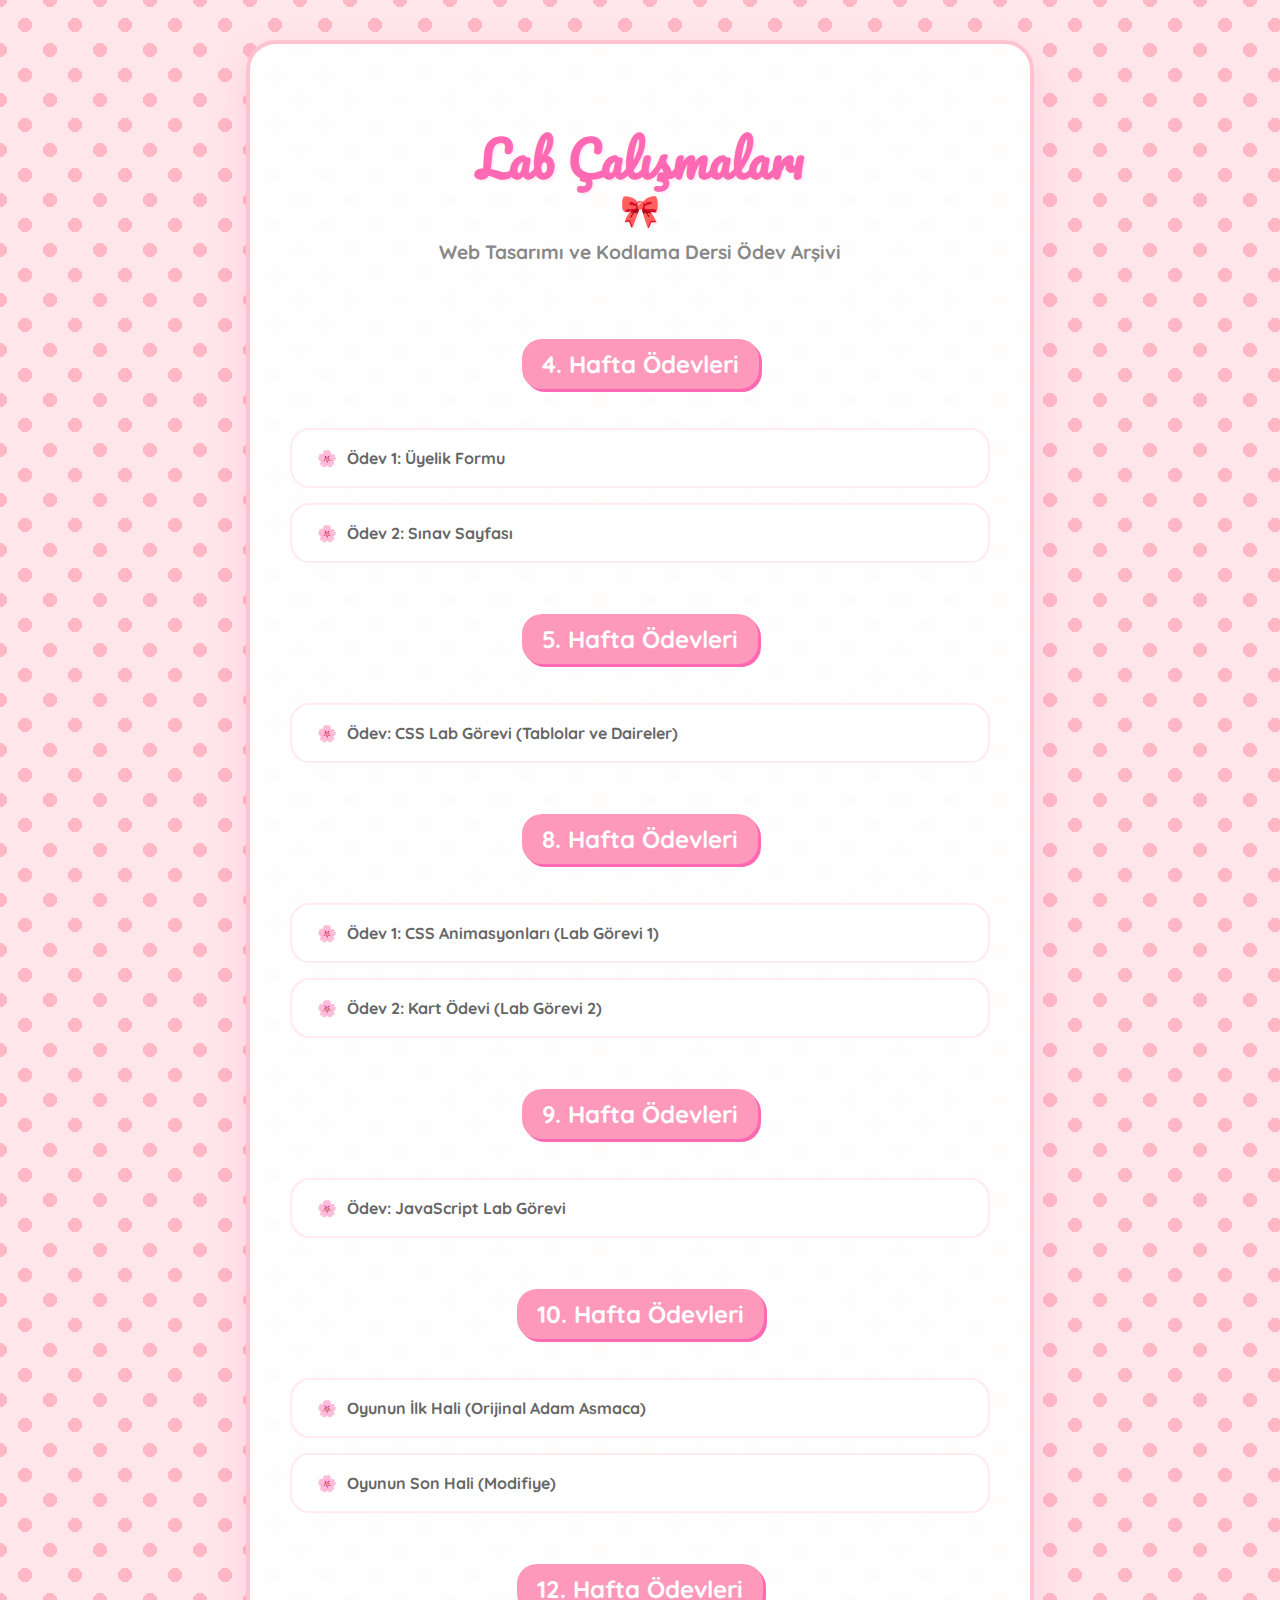
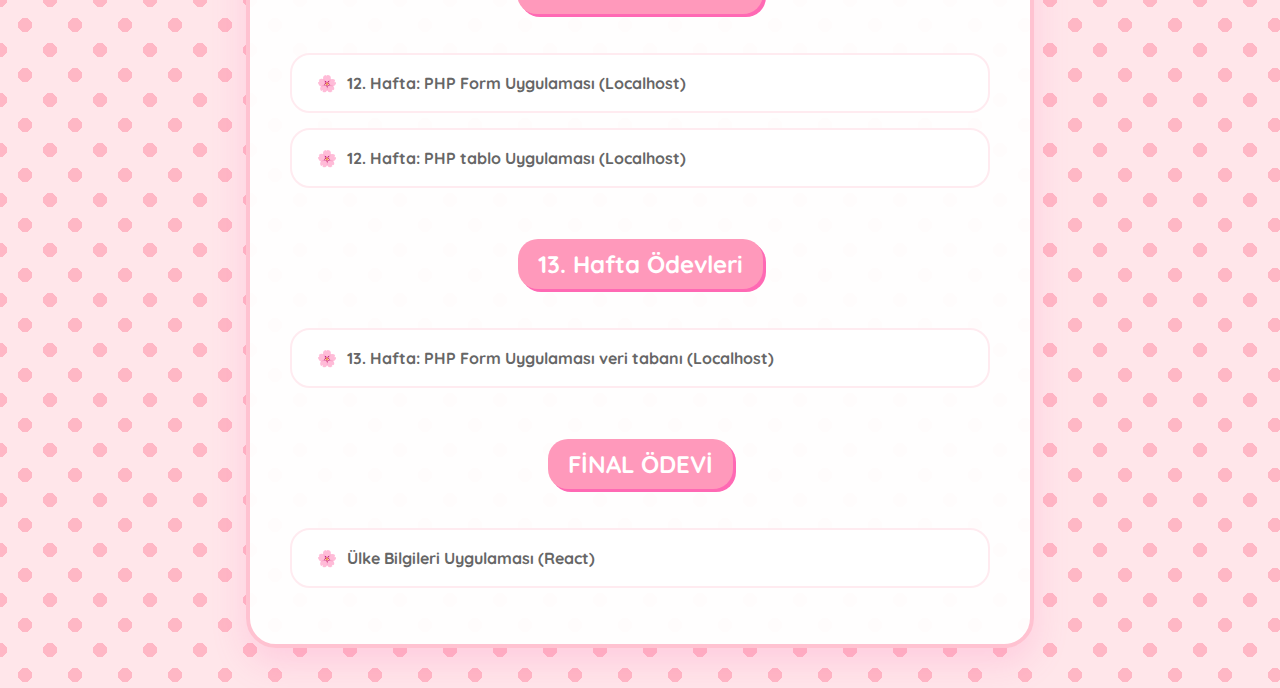
<file: index.html>
<!DOCTYPE html>
<html lang="tr">
<head>
    <meta charset="UTF-8">
    <meta name="viewport" content="width=device-width, initial-scale=1.0">
    <title>Lab Çalışmalarım - Portfolyo</title>
    
    <link rel="icon" type="image/png" href="hacettepe_logo.png">
    <link rel="preconnect" href="https://fonts.googleapis.com">
    <link rel="preconnect" href="https://fonts.gstatic.com" crossorigin>
    <link href="https://fonts.googleapis.com/css2?family=Pacifico&family=Quicksand:wght@500;700&display=swap" rel="stylesheet">

    <style>
        body {
            font-family: 'Quicksand', sans-serif;
            background-color: #ffe6ea;
            background-image: radial-gradient(#ffb7c5 20%, transparent 20%), radial-gradient(#ffb7c5 20%, transparent 20%);
            background-position: 0 0, 25px 25px;
            background-size: 50px 50px;
            margin: 0;
            padding: 40px 20px;
            min-height: 100vh;
            color: #555;
            display: flex;
            flex-direction: column;
            align-items: center;
        }

        .container {
            max-width: 700px;
            width: 100%;
            background-color: rgba(255, 255, 255, 0.95);
            padding: 40px;
            border-radius: 30px;
            border: 4px solid #ffc2d1;
            box-shadow: 0 15px 35px rgba(255, 105, 180, 0.2);
            text-align: center;
        }

        h1 {
            font-family: 'Pacifico', cursive;
            color: #ff69b4;
            font-size: 3rem;
            margin-bottom: 10px;
            position: relative;
            padding-bottom: 20px;
            text-shadow: 2px 2px 0px #fff0f5;
        }
        
        h1::after {
            content: '🎀';
            font-size: 2rem;
            position: absolute;
            left: 50%;
            bottom: -15px;
            transform: translateX(-50%);
            background-color: transparent;
        }
        
        .header-section p {
            color: #888;
            font-size: 1.2em;
            margin-bottom: 40px;
            font-weight: bold;
        }

        h3 {
            color: #fff;
            margin-top: 35px;
            font-size: 1.5rem;
            background-color: #ff99bb;
            padding: 10px 20px;
            border-radius: 20px;
            text-align: left;
            display: inline-block;
            box-shadow: 3px 3px 0px #ff69b4;
        }

        ul {
            list-style-type: none;
            padding: 0;
            text-align: left;
            margin-top: 15px;
        }

        li {
            margin-bottom: 15px;
        }

        a {
            display: block;
            background-color: #fff;
            border: 2px solid #ffebf0;
            padding: 18px 25px;
            text-decoration: none;
            color: #666;
            border-radius: 20px;
            transition: all 0.3s ease;
            font-weight: 700;
            position: relative;
        }

        a::before {
            content: '🌸';
            margin-right: 10px;
        }

        a:hover {
            color: #fff;
            background-color: #ff99bb;
            border-color: #ff99bb;
            transform: translateY(-5px);
            box-shadow: 0 10px 20px rgba(255, 105, 180, 0.3);
        }
        
        a[href*="Oyunun_SON_HALI"] {
             background-color: #fff0f5;
             border: 2px dashed #ff69b4;
             color: #ff69b4;
        }

        a[href*="Oyunun_SON_HALI"]:hover {
            background-color: #ff69b4;
            color: white;
            border-style: solid;
        }

    </style>
</head>
<body>

    <div class="container">
        
        <div class="header-section">
            <h1>Lab Çalışmaları</h1>
            <p>Web Tasarımı ve Kodlama Dersi Ödev Arşivi</p>
        </div>

        <h3>4. Hafta Ödevleri</h3>
        <ul>
            <li>
                <a href="BTE311_form_GulpembeSarican/form1.html">Ödev 1: Üyelik Formu</a>
            </li>
            <li>
                <a href="BTE311_form_GulpembeSarican/test1.html">Ödev 2: Sınav Sayfası</a>
            </li>
        </ul>

        <h3>5. Hafta Ödevleri</h3>
        <ul>
            <li>
                <a href="BTE311/css.html">Ödev: CSS Lab Görevi (Tablolar ve Daireler)</a>
            </li>
        </ul>

        <h3>8. Hafta Ödevleri</h3>
        <ul>
            <li>
                <a href="8.hafta/sekiller.html">Ödev 1: CSS Animasyonları (Lab Görevi 1)</a>
            </li>
            <li>
                <a href="lab2/index.html">Ödev 2: Kart Ödevi (Lab Görevi 2)</a>
            </li>
        </ul>

        <h3>9. Hafta Ödevleri</h3>
        <ul>
            <li>
                <a href="9.hafta/index.html">Ödev: JavaScript Lab Görevi</a>
            </li>
        </ul>

        <h3>10. Hafta Ödevleri </h3>
        <ul>
            <li>
                <a href="web_odevim/Oyun_ILK_HALI/index.html">Oyunun İlk Hali (Orijinal Adam Asmaca)</a>
            </li>
            <li>
                <a href="web_odevim/Oyun_SON_HALI/index.html">Oyunun Son Hali (Modifiye)</a>
            </li>
        </ul>

        <h3>12. Hafta Ödevleri</h3>
        <ul>
            <li>
                <a href="eds-www/sonuc.php">12. Hafta: PHP Form Uygulaması (Localhost)</a>
            </li>
            <li> 
                 <a href="eds-www/tablo.php">12. Hafta: PHP tablo Uygulaması (Localhost)</a>
                </li>
            
        </ul>

           <h3>13. Hafta Ödevleri</h3>
        <ul>
            <li>
                <a href="eds-www/yeni.php">13. Hafta: PHP Form Uygulaması veri tabanı (Localhost)</a>
            </li>
            
            
        </ul>

         <h3>FİNAL ÖDEVİ</h3>
        <ul>
            <li>
             <a href="https://github.com/gulpycodes/BTE311_FinalOdevi">Ülke Bilgileri Uygulaması (React)</a>
            </li>
           
        </ul>

        
        </div>

</body>
</html>
</file>
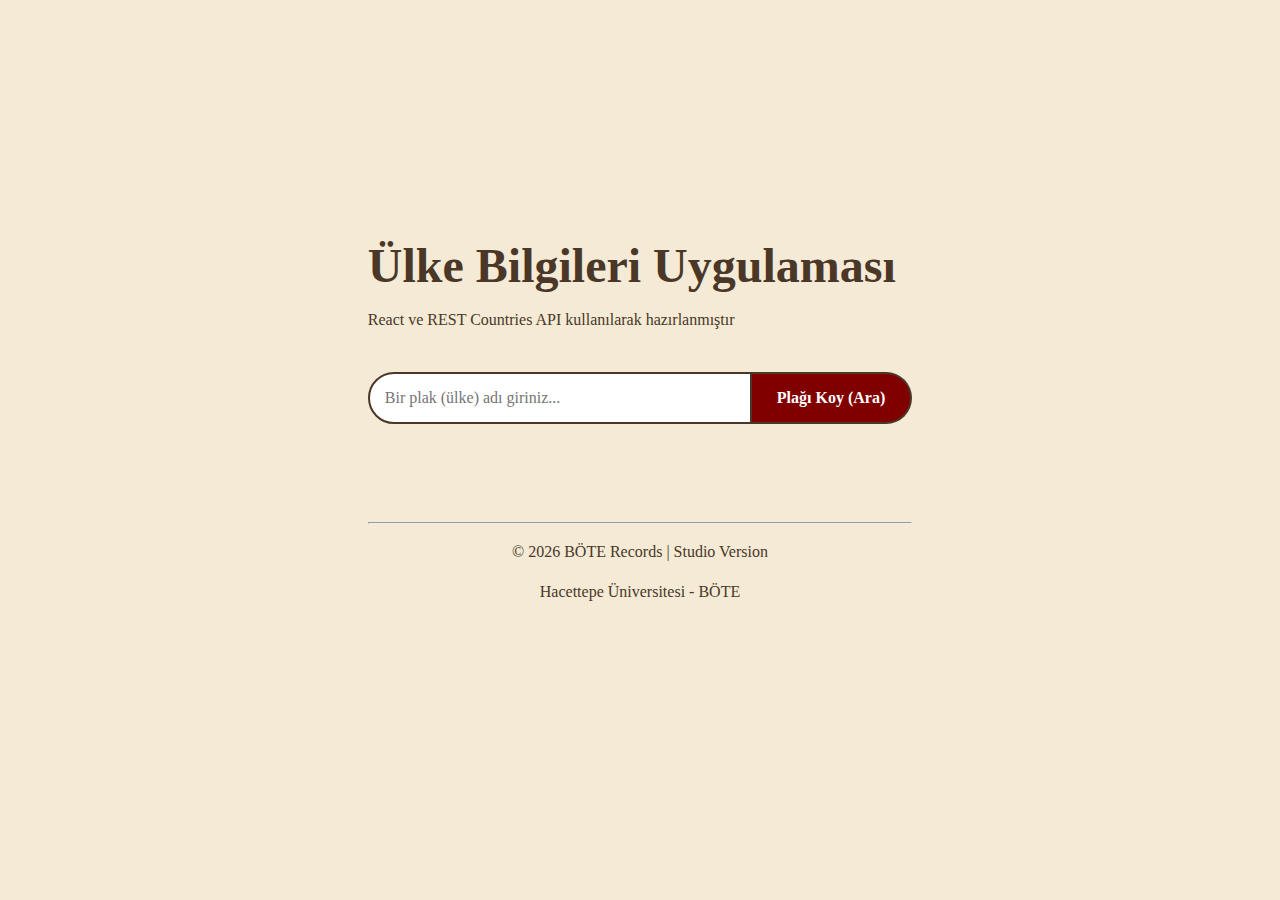
<file: final_odev/index.html>
<!doctype html>
<html lang="en">
  <head>
    <meta charset="UTF-8" />
    <link rel="icon" type="image/svg+xml" href="/vite.svg" />
    <meta name="viewport" content="width=device-width, initial-scale=1.0" />
    <title>country-app</title>
    <script type="module" crossorigin src="./assets/index-DuVznchT.js"></script>
    <link rel="stylesheet" crossorigin href="./assets/index-Dmo_3SUv.css">
  </head>
  <body>
    <div id="root"></div>
  </body>
</html>
</file>
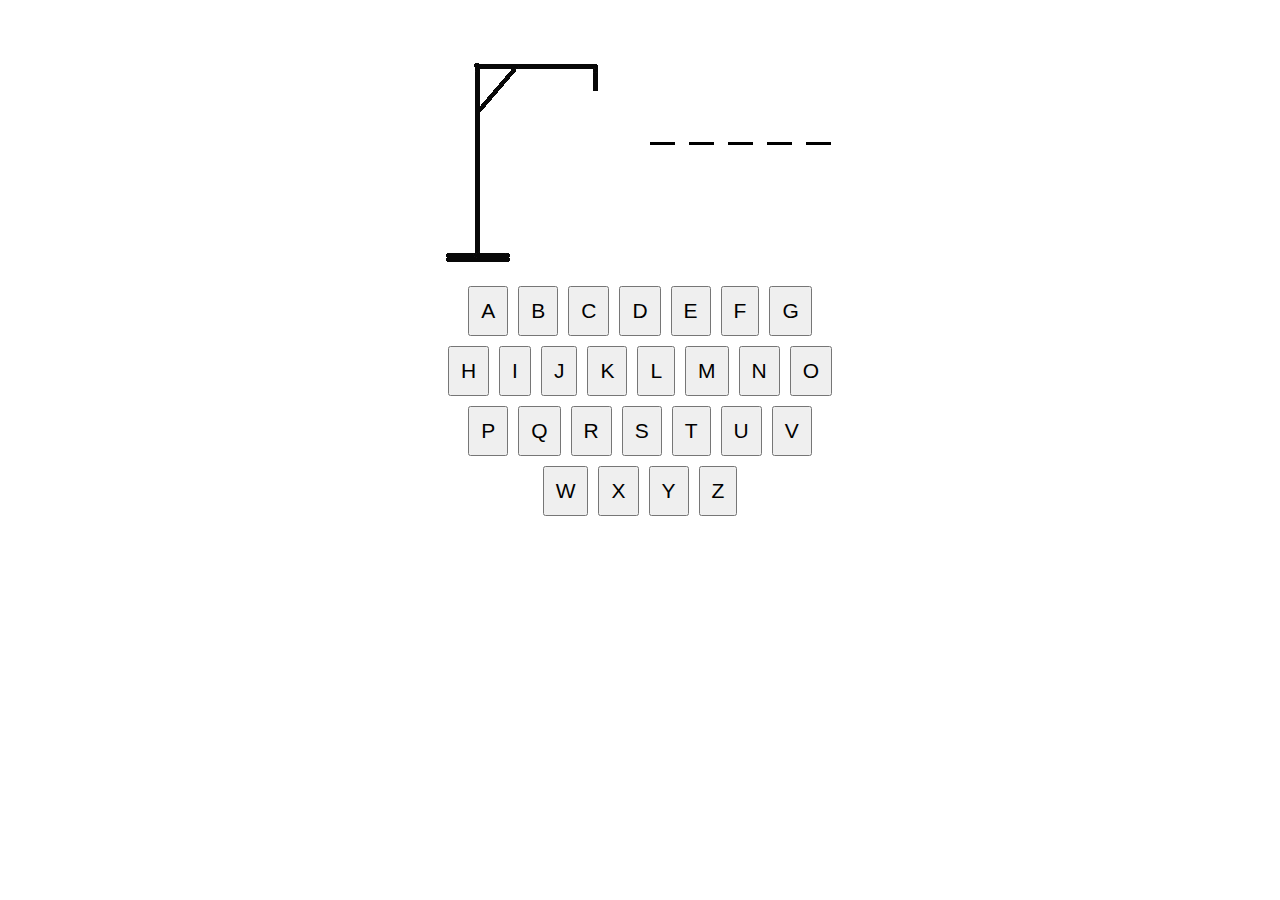
<file: web_odevim/Oyun_ILK_HALI/index.html>
<!DOCTYPE html>
<html lang="en">

<head>
    <meta charset="UTF-8" />
    <title>JavaScript Hangman Game</title>
    <link rel="stylesheet" href="app.css" />
</head>

<body>
    <div id="wrapper">
        <div id="status"><img src="img/status_0.gif" alt="Current Status" id="current-status" /></div>
        <div id="inputs"></div>
        <div id="buttons"></div>
        <p id="results"></p>
    </div>

    <script src="app.js"></script>
</body>

</html>
</file>
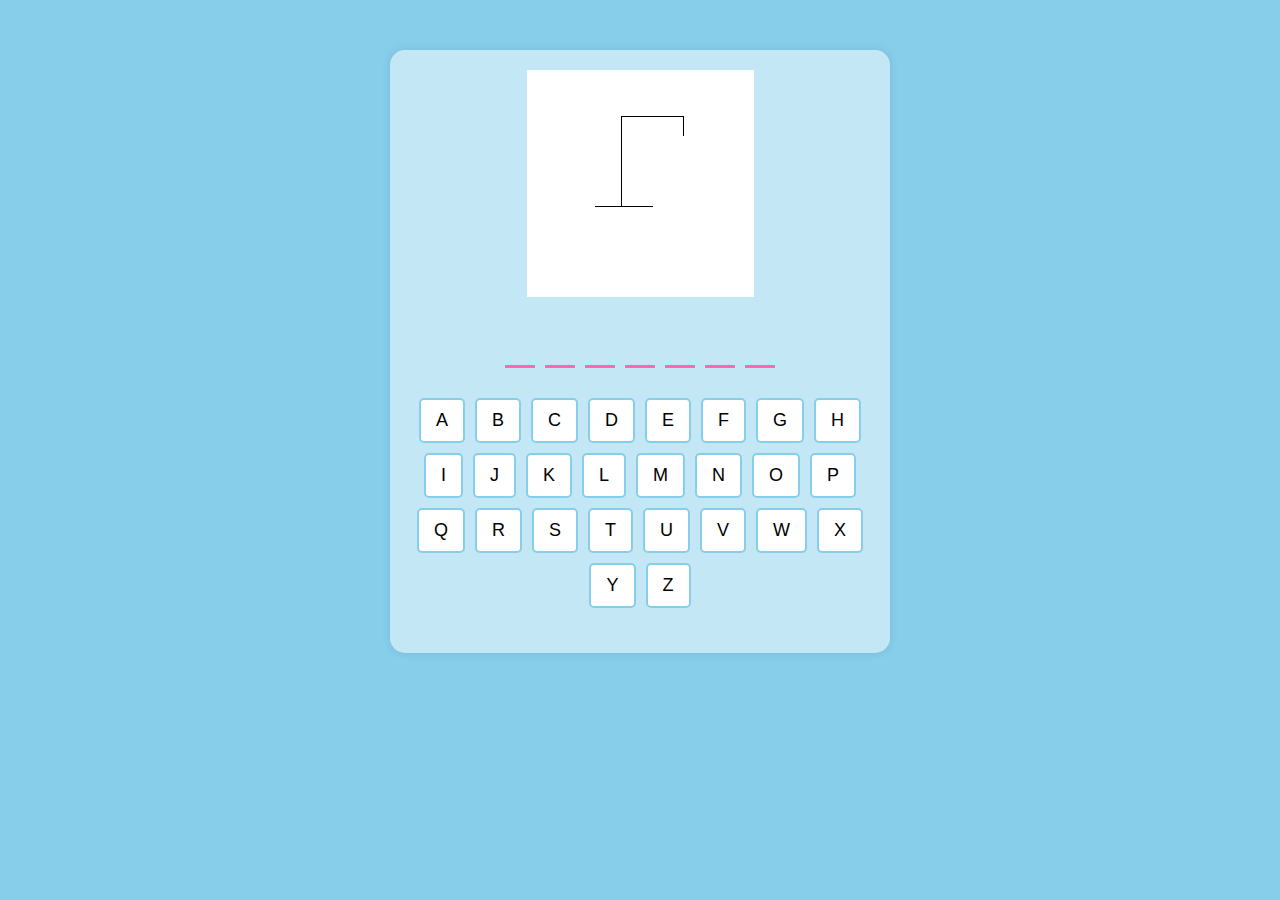
<file: web_odevim/Oyun_SON_HALI/index.html>
<!DOCTYPE html>
<html lang="en">

<head>
    <meta charset="UTF-8" />
    <title>ADAM ASMACA</title>
    <link rel="stylesheet" href="app.css" />
</head>

<body>
    <div id="wrapper">
        <div id="status"><img src="img/status_0.png" alt="Current Status" id="current-status" /></div>
        <div id="inputs"></div>
        <div id="buttons"></div>
        <p id="results"></p>
    </div>

    <script src="app.js"></script>
</body>

</html>
</file>
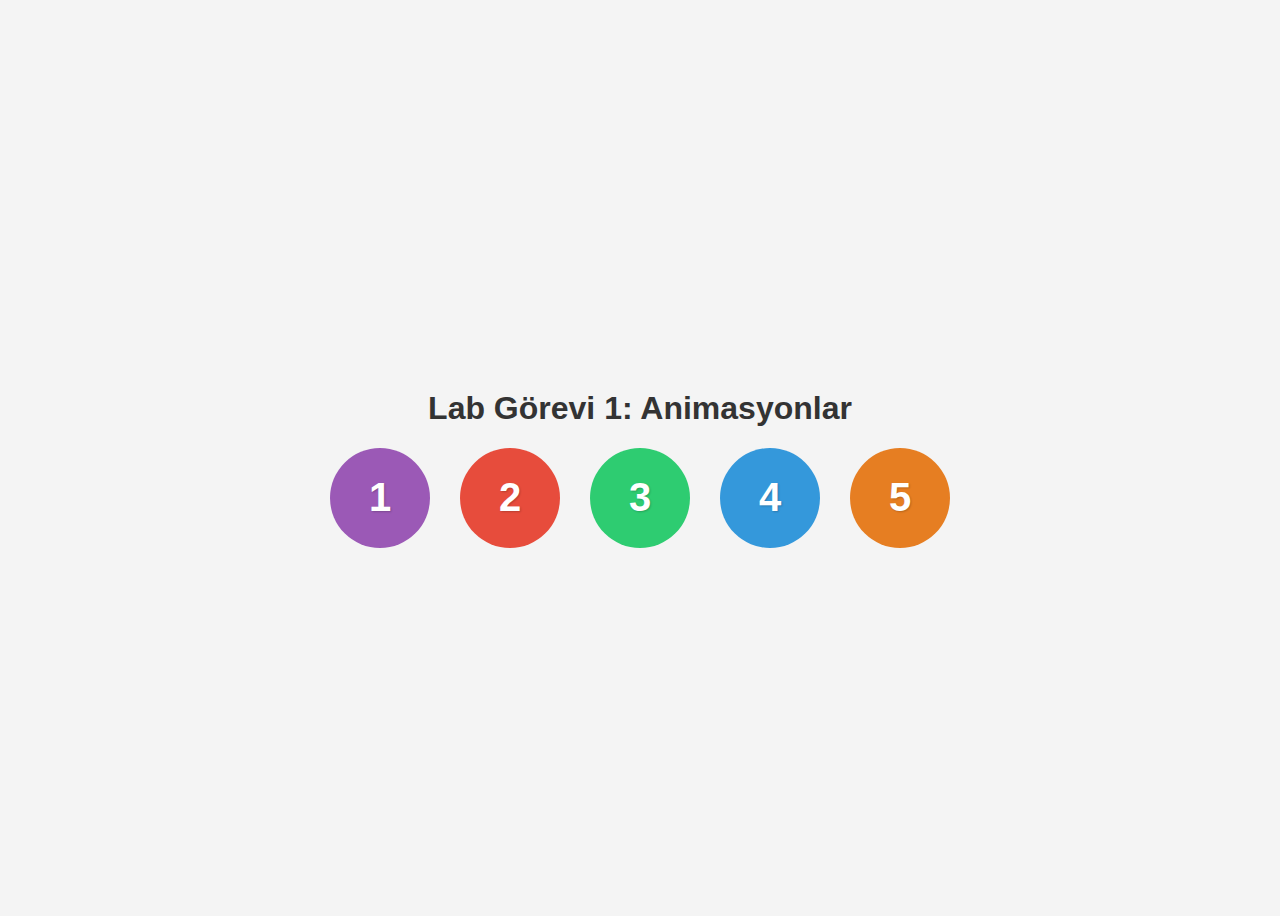
<file: 8.hafta/sekiller.html>
<!DOCTYPE html>
<html lang="tr">
<head>
    <meta charset="UTF-8">
    <meta name="viewport" content="width=device-width, initial-scale=1.0">
    <title>Lab Görevi 1 - CSS Animasyonları</title>
    <link rel="stylesheet" href="style.css">
</head>
<body>

    <h1>Lab Görevi 1: Animasyonlar</h1>

    <div class="container">
        
        <div class="box" id="box1">1</div>
        
        <div class="box" id="box2">2</div>
        
        <div class="box" id="box3">3</div>
        
        <div class="box" id="box4">4</div>
        
        <div class="box" id="box5">5</div>

    </div>

</body>
</html>
</file>
<file: final_odev/assets/index-Dmo_3SUv.css>
:root{color:#4a3728;font-synthesis:none;text-rendering:optimizeLegibility;-webkit-font-smoothing:antialiased;-moz-osx-font-smoothing:grayscale;background-color:#f4ead5;font-family:Georgia,Times New Roman,serif;font-weight:400;line-height:1.5}body{flex-direction:column;justify-content:flex-start;align-items:center;min-width:320px;min-height:100vh;margin:0;display:flex}a{color:maroon;-webkit-text-decoration:inherit;text-decoration:inherit;font-weight:500}a:hover{color:#4a3728}h1{margin:0;font-size:3rem;line-height:1.1}button{cursor:pointer;font-family:inherit;transition:all .25s}body{color:#4a3728;background-color:#f4ead5;justify-content:center;min-height:100vh;margin:0;font-family:Georgia,serif;display:flex}.retro-header{text-align:center;width:100%;padding-top:100px}.retro-header h1{color:#4a3728;margin:0;font-size:3.5rem}.retro-header p{opacity:.8;margin-top:10px;font-style:italic}.search-container{flex-direction:column;justify-content:center;align-items:center;width:100%;margin-top:40px;display:flex}.input-group{justify-content:center;align-items:center;width:100%;margin-bottom:50px;display:flex}.retro-input{border:2px solid #4a3728;border-radius:30px 0 0 30px;outline:none;width:350px;padding:15px;font-family:inherit;font-size:1rem}.retro-button{color:#fff;cursor:pointer;background-color:maroon;border:2px solid #4a3728;border-left:none;border-radius:0 30px 30px 0;padding:15px 25px;font-size:1rem;font-weight:700;transition:background .3s}.retro-button:hover{background-color:#4a3728}.vinyl-card{text-align:center;background-color:#e8d5b5;border:3px double #4a3728;border-radius:15px;width:350px;margin-bottom:50px;padding:30px;box-shadow:15px 15px #4a3728}.record-wrapper{width:200px;height:200px;margin:0 auto 20px;position:relative}.vinyl-record{object-fit:cover;border:8px solid #111;border-radius:50%;width:100%;height:100%;transition:transform 1.5s ease-in-out}.vinyl-card:hover .vinyl-record{transform:rotate(720deg)}.record-center{background-color:#f4ead5;border:2px solid #111;border-radius:50%;width:25px;height:25px;position:absolute;top:50%;left:50%;transform:translate(-50%,-50%)}.record-info h2{color:maroon;text-transform:uppercase;margin-bottom:15px}.record-info hr{border:0;border-top:1px solid #4a3728;margin:15px 0}.record-info p{margin:10px 0;font-size:1.1rem}.retro-footer{text-align:center;color:#4a3728;width:100%;padding:40px 0}.status-msg{margin-bottom:20px;font-weight:700}
</file>
<file: web_odevim/Oyun_ILK_HALI/app.css>
*{
    padding: 0px;
    margin: 0px;
    box-sizing: border-box;
}

body{
    font-family: -apple-system, BlinkMacSystemFont, 'Segoe UI', Roboto, Oxygen, Ubuntu, Cantarell, 'Open Sans', 'Helvetica Neue', sans-serif;
}

#wrapper{
    width: 400px;
    margin: 50px auto;
    text-align: center;
}

#status{
    width: 200px;
    float: left;
}

#inputs{
    width: 200px;
    float: right;
    margin-top: 50px;
}

#inputs input{
    width: 25px;
    padding: 3px;
    margin: 7px;
    text-align: center;
    border: none;
    border-bottom: 3px solid black;
    font-size: 25px;
}

#buttons{
    clear: both;
    width: 400px;
    margin: 0px auto;
}

#buttons button{
    padding: 11px;
    margin: 5px;
    font-size: 21px;
}
</file>
<file: web_odevim/Oyun_SON_HALI/app.css>
* {
    padding: 0px;
    margin: 0px;
    box-sizing: border-box;
}


body {
    font-family: 'Segoe UI', Tahoma, Geneva, Verdana, sans-serif;
    background-color: #87CEEB;
    color: #333; 
}


#wrapper {
    width: 500px; 
    margin: 50px auto;
    text-align: center;
    background-color: rgba(255, 255, 255, 0.5); 
    padding: 20px;
    border-radius: 15px; 
    box-shadow: 0px 0px 10px rgba(0,0,0,0.1); 
}


#status {
    margin-bottom: 20px; 
}


#status img {
    border: none !important; 
    background: transparent; 
    max-width: 100%; 
}

/* Harflerin çıktığı kutucuklar (K _ R _ P) */
#inputs {
    margin: 20px 0; 
    text-align: center; 
}

#inputs input {
    width: 30px;
    padding: 5px;
    margin: 5px;
    text-align: center;
    border: none;
    border-bottom: 3px solid #ff69b4; 
    background: transparent;
    font-size: 25px;
    font-weight: bold;
    color: #000;
}


#buttons {
    margin-top: 20px;
    text-align: center;
}

#buttons button {
    padding: 10px 15px;
    margin: 5px;
    font-size: 18px;
    cursor: pointer;
    background-color: white;
    border: 2px solid #87CEEB; 
    border-radius: 5px;
    transition: 0.3s; 
}


#buttons button:hover {
    background-color: #87CEEB;
    color: white;
}


#buttons button:disabled {
    opacity: 0.5;
    cursor: not-allowed;
}


#results {
    font-size: 20px;
    margin-top: 20px;
    font-weight: bold;
    color: #d63384;
}
</file>
<file: 8.hafta/style.css>
body {
    font-family: Arial, sans-serif;
    background-color: #f4f4f4;
    display: flex;
    flex-direction: column; 
    align-items: center;
    justify-content: center;
    min-height: 100vh;
    padding: 20px;
    box-sizing: border-box; 
}

h1 {
    color: #333;
}


.container {
    display: flex;
    flex-wrap: wrap; 
    justify-content: center;
    gap: 30px; 
    width: 100%;
}


.box {
    width: 100px;
    height: 100px;
    border-radius: 50%; 
    display: flex;
    align-items: center;
    justify-content: center;
    font-size: 2.5em;
    font-weight: bold;
    color: white;
    text-shadow: 1px 1px 2px rgba(0,0,0,0.2);
}


#box1 {
    background-color: #9b59b6; 
    animation: moveUpDown 2s ease-in-out infinite;
}

@keyframes moveUpDown {
    0%, 100% {
        transform: translateY(0);
    }
    50% {
        transform: translateY(-40px); 
    }
}


#box2 {
    background-color: #e74c3c;
    animation: scaleAndColor 3s ease-in-out infinite;
}

@keyframes scaleAndColor {
    0%, 100% {
        transform: scale(1); 
        background-color: #e74c3c; 
    }
    50% {
        transform: scale(1.4); 
        background-color: #f1c40f; 
    }
}


#box3 {
    background-color: #2ecc71; 
    animation: fade 2.5s ease-in-out infinite;
}

@keyframes fade {
    0%, 100% {
        opacity: 1; 
    }
    50% {
        opacity: 0.1; 
    }
}


#box4 {
    background-color: #3498db; 
    animation: moveLeftRight 3s ease-in-out infinite;
}

@keyframes moveLeftRight {
    0%, 100% {
        transform: translateX(0); 
    }
    50% {
        transform: translateX(40px); 
    }
}


#box5 {
    background-color: #e67e22; 
    animation: rotate 4s linear infinite; 
}

@keyframes rotate {
    0% {
        transform: rotate(0deg); 
    }
    100% {
        transform: rotate(360deg); 
    }
}
</file>
